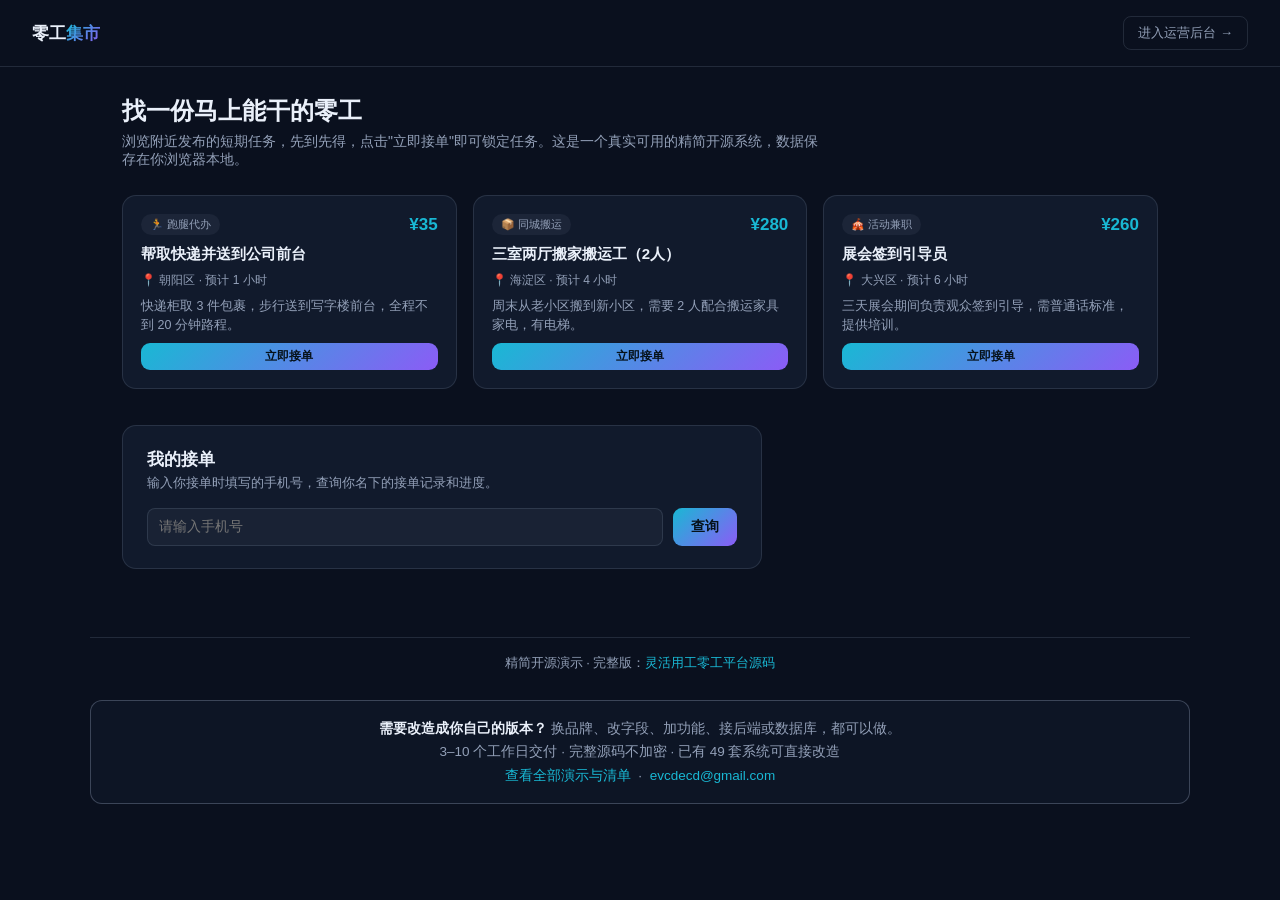
<file: index.html>
<!DOCTYPE html>
<html lang="zh-CN">
<head>
<meta charset="UTF-8">
<meta name="viewport" content="width=device-width, initial-scale=1.0">
<title>灵活用工零工平台（精简开源版）</title>
<meta name="description" content="免费开源的灵活用工零工平台精简版：任务浏览、一键接单、我的接单查询，后台任务与结算管理，真实增删改查功能，纯前端+localStorage实现，可作为学习或二次开发起点。">
<link rel="stylesheet" href="style.css">
</head>
<body>
  <header class="topbar">
    <div class="brand">零工<span class="accent">集市</span></div>
    <a href="admin.html" class="nav-link">进入运营后台 →</a>
  </header>

  <main class="container">
    <div class="page-head">
      <h1>找一份马上能干的零工</h1>
      <p>浏览附近发布的短期任务，先到先得，点击"立即接单"即可锁定任务。这是一个真实可用的精简开源系统，数据保存在你浏览器本地。</p>
    </div>
    <div id="gigGrid" class="gig-grid"></div>

    <div class="lookup-box" id="lookupBox">
      <h2>我的接单</h2>
      <p class="sub">输入你接单时填写的手机号，查询你名下的接单记录和进度。</p>
      <form id="lookupForm" novalidate>
        <div class="lookup-row">
          <input id="lookupPhoneInput" type="tel" placeholder="请输入手机号" required>
          <button type="submit" class="btn btn-primary">查询</button>
        </div>
      </form>
      <div id="lookupResult"></div>
    </div>
  </main>

  <div class="modal-backdrop" id="modalBackdrop">
    <div class="modal">
      <button class="modal-close" id="btnCloseModal">&times;</button>
      <h2 id="modalGigTitle"></h2>
      <p class="sub" id="modalGigMeta"></p>
      <div class="booked-ranges" id="modalGigDesc"></div>
      <div id="modalMsg"></div>
      <form id="claimForm" novalidate>
        <div class="field">
          <label>姓名</label>
          <input id="workerNameInput" type="text" required placeholder="用于联系你的姓名">
        </div>
        <div class="field">
          <label>手机号</label>
          <input id="phoneInput" type="tel" required placeholder="11 位手机号，用于查询接单进度">
        </div>
        <button type="submit" class="btn btn-primary btn-block">立即接单</button>
      </form>
    </div>
  </div>

  <script src="data.js"></script>
  <script src="script.js"></script>

<footer style="margin:40px auto 16px;max-width:1100px;padding:16px 20px 0;border-top:1px solid var(--line,rgba(147,160,184,.18));text-align:center;color:var(--muted,#93A0B8);font-size:13px">精简开源演示 &middot; 完整版：<a href="https://inzyxuashop.com/linghuoyonggong-yuanma.html" target="_blank" rel="noopener" style="color:var(--cyan,#19B8D4);text-decoration:none">灵活用工零工平台源码</a></footer>

<!-- custom-delivery -->
<div style="max-width:1100px;margin:28px auto 34px;padding:16px 20px;border:1px solid rgba(147,160,184,.35);border-radius:12px;background:rgba(17,26,44,.55);font:13.5px/1.75 -apple-system,BlinkMacSystemFont,'Segoe UI','PingFang SC','Microsoft YaHei',sans-serif;color:#93a0b8;text-align:center">
  <strong style="color:#eaf0fa">需要改造成你自己的版本？</strong>
  换品牌、改字段、加功能、接后端或数据库，都可以做。<br>
  3–10 个工作日交付 · 完整源码不加密 · 已有 49 套系统可直接改造<br>
  <a href="https://inzyxuashop.com" style="color:#19b8d4;text-decoration:none">查看全部演示与清单</a>
  &nbsp;·&nbsp;
  <a href="mailto:evcdecd@gmail.com" style="color:#19b8d4;text-decoration:none">evcdecd@gmail.com</a>
</div>
</body>
</html>
</file>
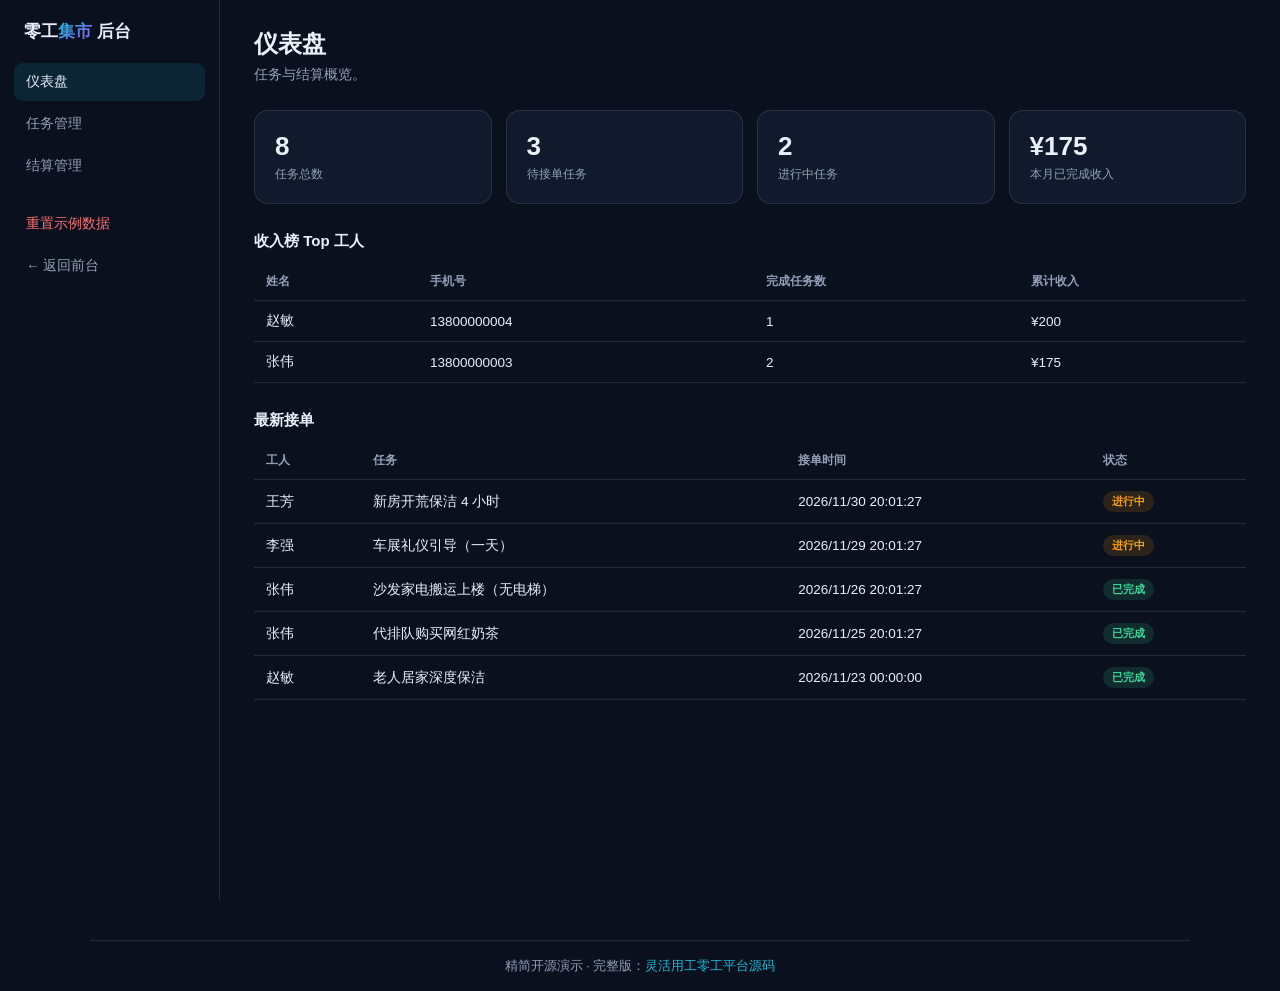
<file: admin.html>
<!DOCTYPE html>
<html lang="zh-CN">
<head>
<meta charset="UTF-8">
<meta name="viewport" content="width=device-width, initial-scale=1.0">
<title>运营后台 · 灵活用工零工平台（精简开源版）</title>
<link rel="stylesheet" href="style.css">
</head>
<body>
  <div class="admin-layout">
    <aside class="sidebar">
      <div class="brand">零工<span class="accent">集市</span> 后台</div>
      <div class="side-link active" data-view="dashboard">仪表盘</div>
      <div class="side-link" data-view="gigs">任务管理</div>
      <div class="side-link" data-view="settlements">结算管理</div>
      <div class="side-link" id="btnResetData" style="margin-top:20px;color:var(--red)">重置示例数据</div>
      <a href="index.html" class="side-link">← 返回前台</a>
    </aside>

    <main class="admin-main">
      <section id="view-dashboard" class="admin-view active">
        <div class="page-head"><h1>仪表盘</h1><p>任务与结算概览。</p></div>
        <div class="stat-grid" id="statGrid"></div>

        <h2 class="section-title">收入榜 Top 工人</h2>
        <table>
          <thead><tr><th>姓名</th><th>手机号</th><th>完成任务数</th><th>累计收入</th></tr></thead>
          <tbody id="topWorkersBody"></tbody>
        </table>

        <h2 class="section-title">最新接单</h2>
        <table>
          <thead><tr><th>工人</th><th>任务</th><th>接单时间</th><th>状态</th></tr></thead>
          <tbody id="recentClaimsBody"></tbody>
        </table>
      </section>

      <section id="view-gigs" class="admin-view">
        <div class="page-head"><h1>任务管理</h1><p>添加、编辑或删除零工任务。</p></div>
        <div class="table-toolbar">
          <span></span>
          <button class="btn btn-primary btn-sm" id="btnAddGig">+ 发布任务</button>
        </div>
        <table>
          <thead><tr><th>标题</th><th>分类</th><th>地点</th><th>报酬</th><th>预计工时</th><th>状态</th><th>操作</th></tr></thead>
          <tbody id="gigsBody"></tbody>
        </table>
      </section>

      <section id="view-settlements" class="admin-view">
        <div class="page-head"><h1>结算管理</h1><p>查看接单记录，标记任务完成以结算报酬。</p></div>
        <div class="table-toolbar">
          <div class="filter-row" id="settlementFilters">
            <button class="filter-btn active" data-status="all">全部</button>
            <button class="filter-btn" data-status="claimed">进行中</button>
            <button class="filter-btn" data-status="completed">已完成</button>
          </div>
        </div>
        <table>
          <thead><tr><th>任务</th><th>工人</th><th>手机号</th><th>报酬</th><th>接单时间</th><th>状态</th><th>操作</th></tr></thead>
          <tbody id="settlementsBody"></tbody>
        </table>
      </section>
    </main>
  </div>

  <div class="modal-backdrop" id="gigModalBackdrop">
    <div class="modal">
      <button class="modal-close" id="btnCloseGigModal">&times;</button>
      <h2 id="gigModalTitle">发布任务</h2>
      <div id="gigModalMsg"></div>
      <form id="gigForm" novalidate>
        <input type="hidden" id="gigIdInput">
        <div class="field"><label>任务标题</label><input id="gigTitleInput" type="text" required></div>
        <div class="field-row">
          <div class="field">
            <label>分类</label>
            <select id="gigCategoryInput">
              <option value="跑腿代办">跑腿代办</option>
              <option value="家政临时工">家政临时工</option>
              <option value="活动兼职">活动兼职</option>
              <option value="同城搬运">同城搬运</option>
            </select>
          </div>
          <div class="field"><label>地点</label><input id="gigLocationInput" type="text" required></div>
        </div>
        <div class="field-row">
          <div class="field"><label>报酬（元）</label><input id="gigRewardInput" type="number" min="0" required></div>
          <div class="field"><label>预计工时（小时）</label><input id="gigHoursInput" type="number" min="0" step="0.5" required></div>
        </div>
        <div class="field"><label>任务说明</label><textarea id="gigDescInput" rows="3"></textarea></div>
        <div class="field">
          <label>状态</label>
          <select id="gigStatusInput">
            <option value="open">待接单</option>
            <option value="claimed">进行中</option>
            <option value="completed">已完成</option>
            <option value="cancelled">已取消</option>
          </select>
        </div>
        <button type="submit" class="btn btn-primary btn-block">保存</button>
      </form>
    </div>
  </div>

  <script src="data.js"></script>
  <script src="admin.js"></script>

<footer style="margin:40px auto 16px;max-width:1100px;padding:16px 20px 0;border-top:1px solid var(--line,rgba(147,160,184,.18));text-align:center;color:var(--muted,#93A0B8);font-size:13px">精简开源演示 &middot; 完整版：<a href="https://inzyxuashop.com/linghuoyonggong-yuanma.html" target="_blank" rel="noopener" style="color:var(--cyan,#19B8D4);text-decoration:none">灵活用工零工平台源码</a></footer>
</body>
</html>
</file>
<file: style.css>
:root{--ink:#0A101E;--surface:#111a2c;--surface2:#16223a;--line:rgba(147,160,184,.18);--muted:#93A0B8;--text:#EAF0FA;--cyan:#19B8D4;--violet:#8B5CF6;--green:#3ED598;--red:#F87171;--amber:#F59E0B;--radius:14px;color-scheme:dark}
*{box-sizing:border-box}
body{margin:0;background:var(--ink);color:var(--text);font-family:-apple-system,BlinkMacSystemFont,"Segoe UI","PingFang SC","Microsoft YaHei",sans-serif;min-height:100vh}
a{color:inherit;text-decoration:none}

.topbar{display:flex;align-items:center;justify-content:space-between;padding:16px 32px;border-bottom:1px solid var(--line)}
.brand{font-size:17px;font-weight:700}
.brand .accent{background:linear-gradient(135deg,var(--cyan),var(--violet));-webkit-background-clip:text;background-clip:text;color:transparent}
.nav-link{font-size:13px;color:var(--muted);border:1px solid var(--line);padding:7px 14px;border-radius:8px}
.nav-link:hover{border-color:var(--cyan);color:var(--text)}

.container{max-width:1100px;margin:0 auto;padding:28px 32px}
.page-head h1{font-size:24px;font-weight:700;margin:0 0 6px}
.page-head p{color:var(--muted);font-size:14px;margin:0 0 26px;max-width:700px}

/* gig grid */
.gig-grid{display:grid;grid-template-columns:repeat(auto-fill,minmax(260px,1fr));gap:16px;margin-bottom:36px}
.gig-card{background:var(--surface);border:1px solid var(--line);border-radius:var(--radius);padding:18px;display:flex;flex-direction:column;gap:8px;transition:transform .2s,border-color .2s}
.gig-card:hover{transform:translateY(-3px);border-color:rgba(25,184,212,.4)}
.gig-card__top{display:flex;align-items:center;justify-content:space-between}
.gig-card__cat{font-size:11px;color:var(--muted);background:rgba(147,160,184,.08);padding:3px 9px;border-radius:999px}
.gig-card__reward{font-size:17px;font-weight:800;color:var(--cyan)}
.gig-card h3{margin:2px 0 0;font-size:15px}
.gig-card__meta{font-size:12px;color:var(--muted)}
.gig-card__desc{font-size:12.5px;color:var(--muted);margin:0;flex:1;line-height:1.5}
.empty-state{grid-column:1/-1;text-align:center;color:var(--muted);font-size:13.5px;padding:40px 0}

/* lookup box */
.lookup-box{background:var(--surface);border:1px solid var(--line);border-radius:var(--radius);padding:22px 24px;max-width:640px}
.lookup-box h2{margin:0 0 4px;font-size:17px}
.lookup-box .sub{color:var(--muted);font-size:12.5px;margin:0 0 16px}
.lookup-row{display:flex;gap:10px}
.lookup-row input{flex:1;background:rgba(147,160,184,.06);border:1px solid var(--line);border-radius:8px;padding:9px 11px;color:var(--text);font-family:inherit;font-size:13.5px;outline:none}
.lookup-row input:focus{border-color:var(--cyan)}
.lookup-table{width:100%;border-collapse:collapse;font-size:13px;margin-top:16px}
.lookup-table th{text-align:left;padding:8px 10px;color:var(--muted);font-weight:600;border-bottom:1px solid var(--line);font-size:11.5px}
.lookup-table td{padding:9px 10px;border-bottom:1px solid var(--line)}

.modal-backdrop{position:fixed;inset:0;background:rgba(4,8,16,.75);display:none;align-items:center;justify-content:center;padding:20px;z-index:50}
.modal-backdrop.show{display:flex}
.modal{background:var(--surface);border:1px solid var(--line);border-radius:18px;max-width:460px;width:100%;max-height:88vh;overflow:auto;padding:26px}
.modal h2{margin:0 0 6px;font-size:18px}
.modal .sub{color:var(--muted);font-size:12.5px;margin:0 0 18px}
.modal-close{float:right;background:none;border:none;color:var(--muted);font-size:20px;cursor:pointer}

.field{display:flex;flex-direction:column;gap:6px;margin-bottom:14px}
.field label{font-size:12px;color:var(--muted);font-weight:600}
.field input,.field select,.field textarea{background:rgba(147,160,184,.06);border:1px solid var(--line);border-radius:8px;padding:9px 11px;color:var(--text);font-family:inherit;font-size:13.5px;outline:none;width:100%}
.field input:focus,.field select:focus,.field textarea:focus{border-color:var(--cyan)}
.field-row{display:grid;grid-template-columns:1fr 1fr;gap:10px}

.btn{font-family:inherit;font-size:13.5px;font-weight:600;padding:10px 18px;border-radius:9px;border:1px solid var(--line);background:transparent;color:var(--text);cursor:pointer}
.btn:hover{border-color:var(--cyan)}
.btn-primary{background:linear-gradient(135deg,var(--cyan),var(--violet));border:none;color:#06121A}
.btn-block{width:100%}
.btn-sm{padding:5px 11px;font-size:12px}
.btn-danger{border-color:rgba(248,113,113,.4);color:var(--red)}

.msg{margin:0 0 14px;font-size:12.5px;padding:9px 12px;border-radius:8px}
.msg.error{background:rgba(248,113,113,.1);border:1px solid rgba(248,113,113,.3);color:var(--red)}
.msg.success{background:rgba(62,213,152,.1);border:1px solid rgba(62,213,152,.3);color:var(--green)}

.booked-ranges{font-size:12.5px;color:var(--muted);margin:0 0 16px;padding:10px 12px;background:rgba(147,160,184,.05);border-radius:8px;line-height:1.6}
.booked-ranges strong{color:var(--text)}

/* admin */
.admin-layout{display:flex;min-height:100vh}
.sidebar{width:220px;flex-shrink:0;border-right:1px solid var(--line);padding:20px 14px}
.sidebar .brand{padding:0 10px 20px}
.side-link{display:block;padding:10px 12px;border-radius:9px;font-size:13.5px;color:var(--muted);margin-bottom:4px;cursor:pointer}
.side-link:hover{background:rgba(147,160,184,.06)}
.side-link.active{background:rgba(25,184,212,.12);color:var(--text)}
.admin-main{flex:1;padding:28px 34px;overflow:auto}
.admin-view{display:none}
.admin-view.active{display:block}

.stat-grid{display:grid;grid-template-columns:repeat(4,1fr);gap:14px;margin-bottom:26px}
.stat-card{background:var(--surface);border:1px solid var(--line);border-radius:var(--radius);padding:20px}
.stat-card .num{font-size:26px;font-weight:800}
.stat-card .label{font-size:12px;color:var(--muted);margin-top:4px}

.section-title{font-size:15px;font-weight:700;margin:28px 0 12px}

table{width:100%;border-collapse:collapse;font-size:13.5px;margin-bottom:8px}
th{text-align:left;padding:10px 12px;color:var(--muted);font-weight:600;border-bottom:1px solid var(--line);font-size:12px}
td{padding:11px 12px;border-bottom:1px solid var(--line)}
.badge{display:inline-block;font-size:11px;font-weight:700;padding:3px 9px;border-radius:999px}
.badge.open{background:rgba(25,184,212,.14);color:var(--cyan)}
.badge.claimed{background:rgba(245,158,11,.14);color:var(--amber)}
.badge.completed{background:rgba(62,213,152,.14);color:var(--green)}
.badge.cancelled{background:rgba(248,113,113,.14);color:var(--red)}
.table-actions{display:flex;gap:6px}
.table-toolbar{display:flex;justify-content:space-between;align-items:center;margin-bottom:16px}
.filter-row{display:flex;gap:6px}
.filter-btn{font-size:12px;padding:6px 12px;border-radius:999px;border:1px solid var(--line);background:transparent;color:var(--muted);cursor:pointer}
.filter-btn.active{border-color:var(--cyan);color:var(--text)}

@media (max-width:820px){
  .admin-layout{flex-direction:column}
  .sidebar{width:100%;display:flex;overflow-x:auto;border-right:none;border-bottom:1px solid var(--line)}
  .stat-grid{grid-template-columns:repeat(2,1fr)}
  .lookup-row{flex-direction:column}
}
</file>
